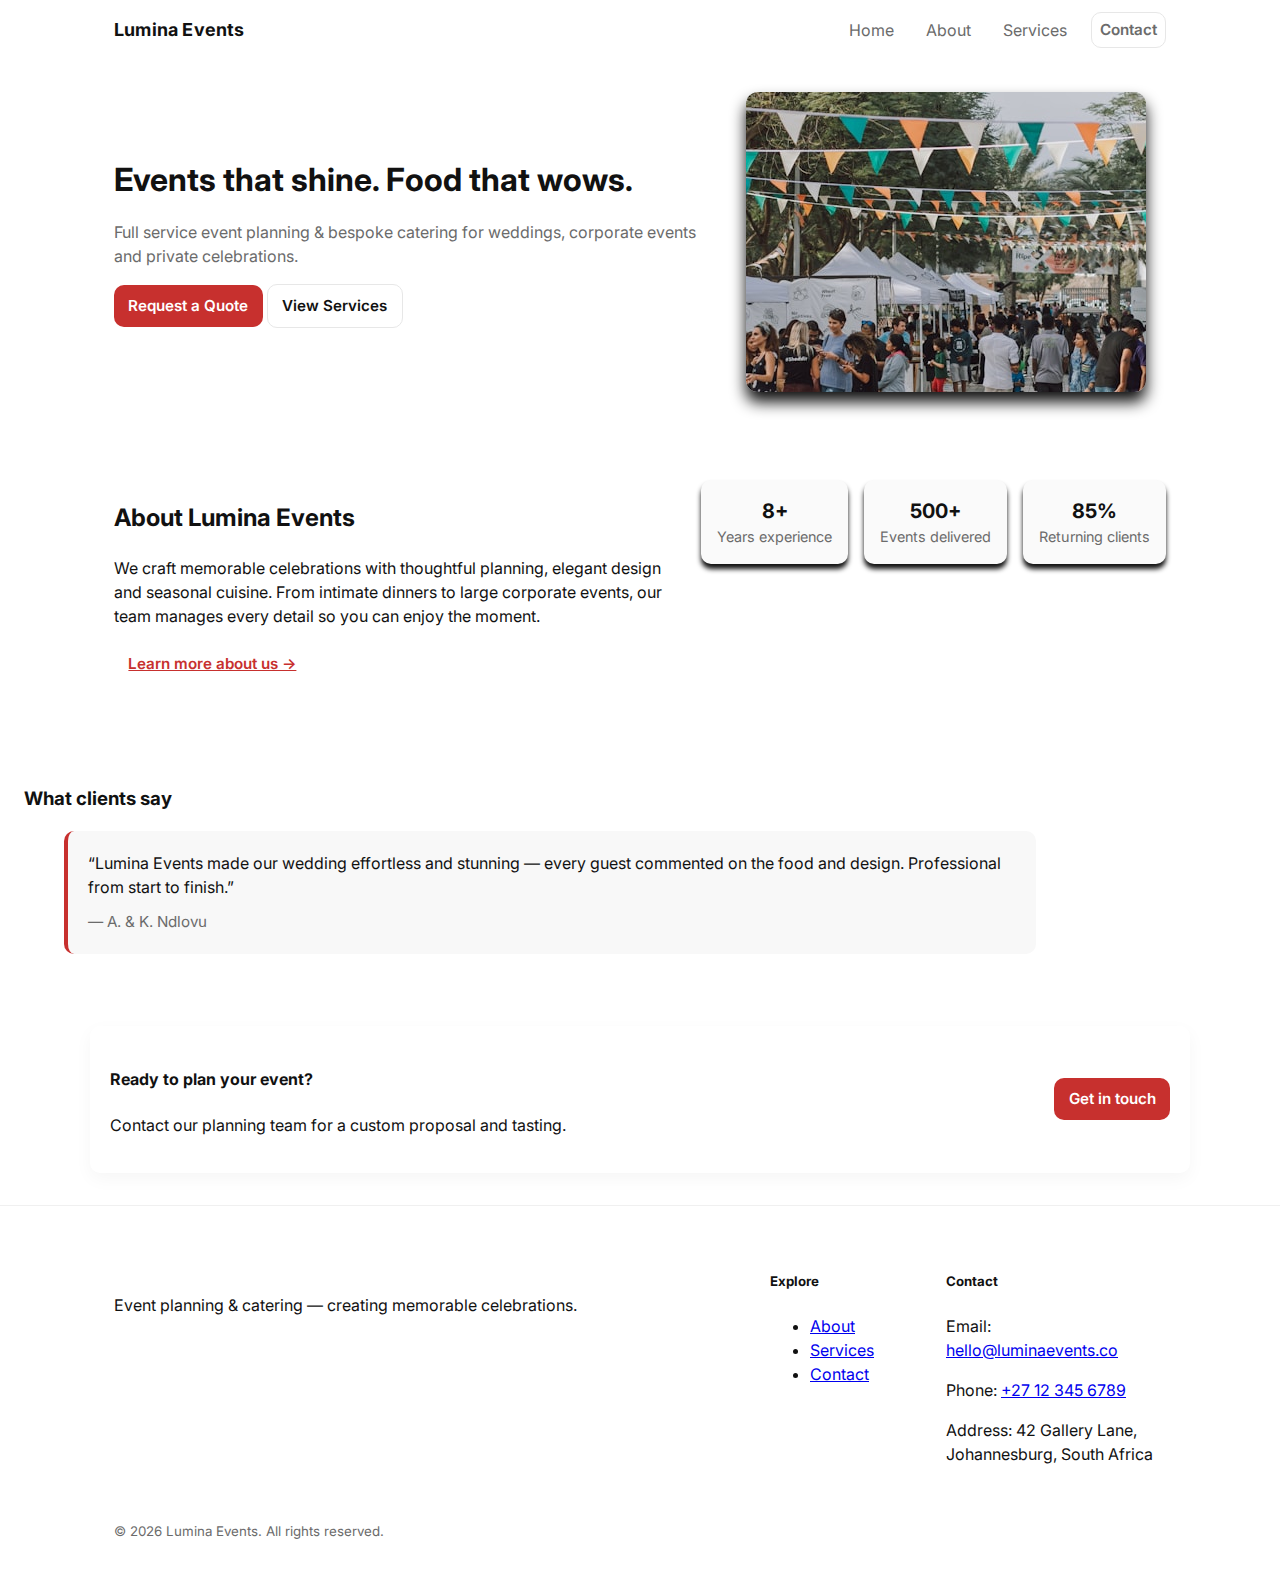
<file: index.html>
<!doctype html>
<html lang="en">
<head>
  <meta charset="utf-8" />
  <meta name="viewport" content="width=device-width,initial-scale=1" />
  <title>Lumina Events — Event Planning & Catering</title>
  <link rel="stylesheet" href="style.css" />
  <link rel="preconnect" href="https://fonts.gstatic.com" crossorigin>
  <link href="https://fonts.googleapis.com/css2?family=Inter:wght@300;400;600;700&display=swap" rel="stylesheet">
</head>
<body>
  <header class="site-header container">
    <a class="logo" href="index.html">Lumina Events</a>
    <nav class="nav">
      <button id="nav-toggle" class="nav-toggle" aria-label="Open menu">☰</button>
      <ul class="nav-list" id="nav-list">
        <li><a href="index.html">Home</a></li>
        <li><a href="about.html">About</a></li>
        <li><a href="services.html">Services</a></li>
        <li><a href="contact.html" class="btn btn-outline">Contact</a></li>
      </ul>
    </nav>
  </header>

  <main>
    <!-- HERO / INTRO -->
    <section class="hero container">
      <div class="hero-content">
        <h1 class="hero-title">Events that shine. Food that wows.</h1>
        <p class="hero-sub">Full service event planning & bespoke catering for weddings, corporate events and private celebrations.</p>
        <div class="hero-cta">
          <a href="contact.html" class="btn btn-primary">Request a Quote</a>
          <a href="services.html" class="btn btn-outline">View Services</a>
        </div>
      </div>
      <div class="hero-image" aria-hidden="true">
        <!-- Decorative abstract shape / placeholder image -->
        <img src="hero-img.jpg" alt="event picture">
      </div>
    </section>

    <!-- BRIEF ABOUT -->
    <section class="brief-about container">
      <div class="about-text">
        <h2>About Lumina Events</h2>
        <p>We craft memorable celebrations with thoughtful planning, elegant design and seasonal cuisine. From intimate dinners to large corporate events, our team manages every detail so you can enjoy the moment.</p>
        <a href="about.html" class="btn btn-link">Learn more about us →</a>
      </div>
      <div class="about-stats">
        <div class="stat">
          <div class="stat-value">8+</div>
          <div class="stat-label">Years experience</div>
        </div>
        <div class="stat">
          <div class="stat-value">500+</div>
          <div class="stat-label">Events delivered</div>
        </div>
        <div class="stat">
          <div class="stat-value">85%</div>
          <div class="stat-label">Returning clients</div>
        </div>
      </div>
    </section>

    <!-- TESTIMONIAL -->
    <section class="testimonial container">
      <h3>What clients say</h3>
      <blockquote class="quote">
        “Lumina Events made our wedding effortless and stunning — every guest commented on the food and design. Professional from start to finish.”<footer>— A. &amp; K. Ndlovu</footer>
      </blockquote>
    </section>

    <!-- MINI CONTACT + CTA -->
    <section class="mini-contact container">
      <div>
        <h4>Ready to plan your event?</h4>
        <p>Contact our planning team for a custom proposal and tasting.</p>
      </div>
      <div>
        <a href="contact.html" class="btn btn-primary">Get in touch</a>
      </div>
    </section>

  </main>

  <!-- FOOTER and contact info -->
  <footer class="site-footer">
    <div class="container footer-grid">
      <div class="footer-brand">
        <a class="logo inverse" href="index.html">Lumina Events</a>
        <p>Event planning & catering — creating memorable celebrations.</p>
      </div>

      <div class="footer-links">
        <h5>Explore</h5>
        <ul>
          <li><a href="about.html">About</a></li>
          <li><a href="services.html">Services</a></li>
          <li><a href="contact.html">Contact</a></li>
        </ul>
      </div>

      <div class="footer-contact">
        <h5>Contact</h5>
        <p>Email: <a href="mailto:hello@luminaevents.co">hello@luminaevents.co</a></p>
        <p>Phone: <a href="tel:+27123456789">+27 12 345 6789</a></p>
        <p>Address: 42 Gallery Lane, Johannesburg, South Africa</p>
      </div>
    </div>

    <div class="container footer-bottom">
      <small>© <span id="year"></span> Lumina Events. All rights reserved.</small>
    </div>
  </footer>

  <script src="script.js"></script>
</body>
</html>
</file>
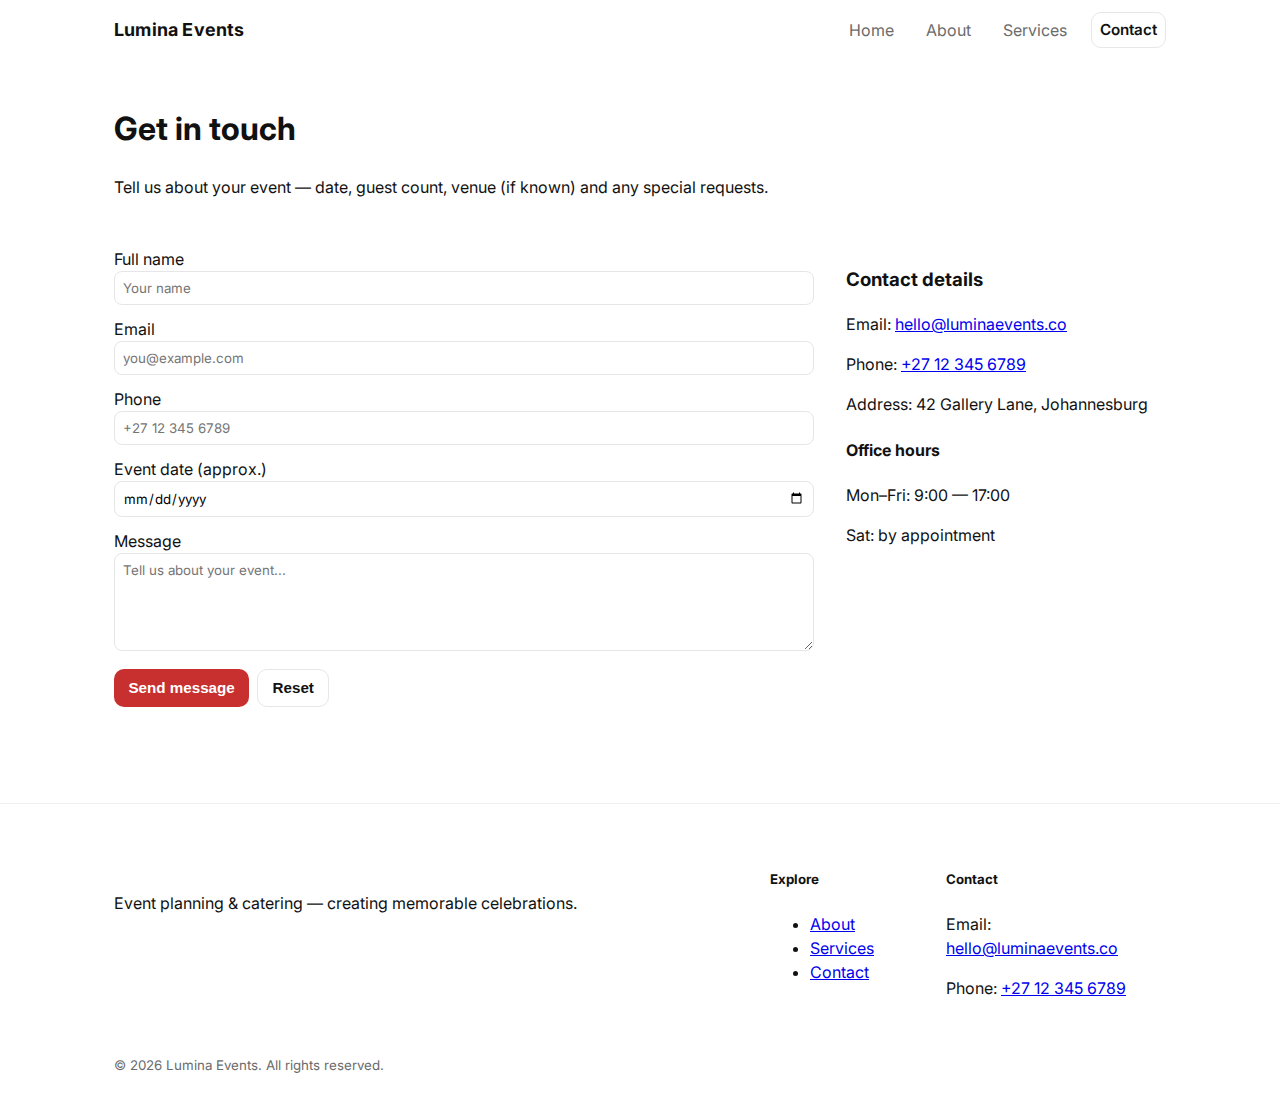
<file: contact.html>
<!doctype html>
<html lang="en">
<head>
  <meta charset="utf-8" />
  <meta name="viewport" content="width=device-width,initial-scale=1" />
  <title>Contact — Lumina Events</title>
  <link rel="stylesheet" href="style.css" />
  <link href="https://fonts.googleapis.com/css2?family=Inter:wght@300;400;600;700&display=swap" rel="stylesheet">
</head>
<body>
  <header class="site-header container">
    <a class="logo" href="index.html">Lumina Events</a>
    <nav class="nav">
      <button id="nav-toggle-4" class="nav-toggle" aria-label="Open menu">☰</button>
      <ul class="nav-list" id="nav-list-4">
        <li><a href="index.html">Home</a></li>
        <li><a href="about.html">About</a></li>
        <li><a href="services.html">Services</a></li>
        <li><a href="contact.html" class="active btn btn-outline">Contact</a></li>
      </ul>
    </nav>
  </header>

  <main class="container contact-page">
    <section class="contact-intro">
      <h1>Get in touch</h1>
      <p>Tell us about your event — date, guest count, venue (if known) and any special requests.</p>
    </section>

    <section class="contact-grid">
      <form id="contact-form" class="contact-form" novalidate>
        <label>
          Full name
          <input type="text" name="name" required placeholder="Your name" />
        </label>

        <label>
          Email
          <input type="email" name="email" required placeholder="you@example.com" />
        </label>

        <label>
          Phone
          <input type="tel" name="phone" placeholder="+27 12 345 6789" />
        </label>

        <label>
          Event date (approx.)
          <input type="date" name="date" />
        </label>

        <label>
          Message
          <textarea name="message" rows="5" placeholder="Tell us about your event..." required></textarea>
        </label>

        <div class="form-actions">
          <button type="submit" class="btn btn-primary">Send message</button>
          <button type="reset" class="btn btn-outline">Reset</button>
        </div>

        <div id="form-msg" class="form-msg" aria-live="polite"></div>
      </form>

      <aside class="contact-details">
        <h3>Contact details</h3>
        <p>Email: <a href="mailto:hello@luminaevents.co">hello@luminaevents.co</a></p>
        <p>Phone: <a href="tel:+27123456789">+27 12 345 6789</a></p>
        <p>Address: 42 Gallery Lane, Johannesburg</p>

        <h4>Office hours</h4>
        <p>Mon–Fri: 9:00 — 17:00</p>
        <p>Sat: by appointment</p>
      </aside>
    </section>
  </main>

  <footer class="site-footer">
    <div class="container footer-grid">
      <div class="footer-brand">
        <a class="logo inverse" href="index.html">Lumina Events</a>
        <p>Event planning & catering — creating memorable celebrations.</p>
      </div>

      <div class="footer-links">
        <h5>Explore</h5>
        <ul>
          <li><a href="about.html">About</a></li>
          <li><a href="services.html">Services</a></li>
          <li><a href="contact.html">Contact</a></li>
        </ul>
      </div>

      <div class="footer-contact">
        <h5>Contact</h5>
        <p>Email: <a href="mailto:hello@luminaevents.co">hello@luminaevents.co</a></p>
        <p>Phone: <a href="tel:+27123456789">+27 12 345 6789</a></p>
      </div>
    </div>

    <div class="container footer-bottom">
      <small>© <span id="year-4"></span> Lumina Events. All rights reserved.</small>
    </div>
  </footer>

  <script src="script.js"></script>
</body>
</html>
</file>
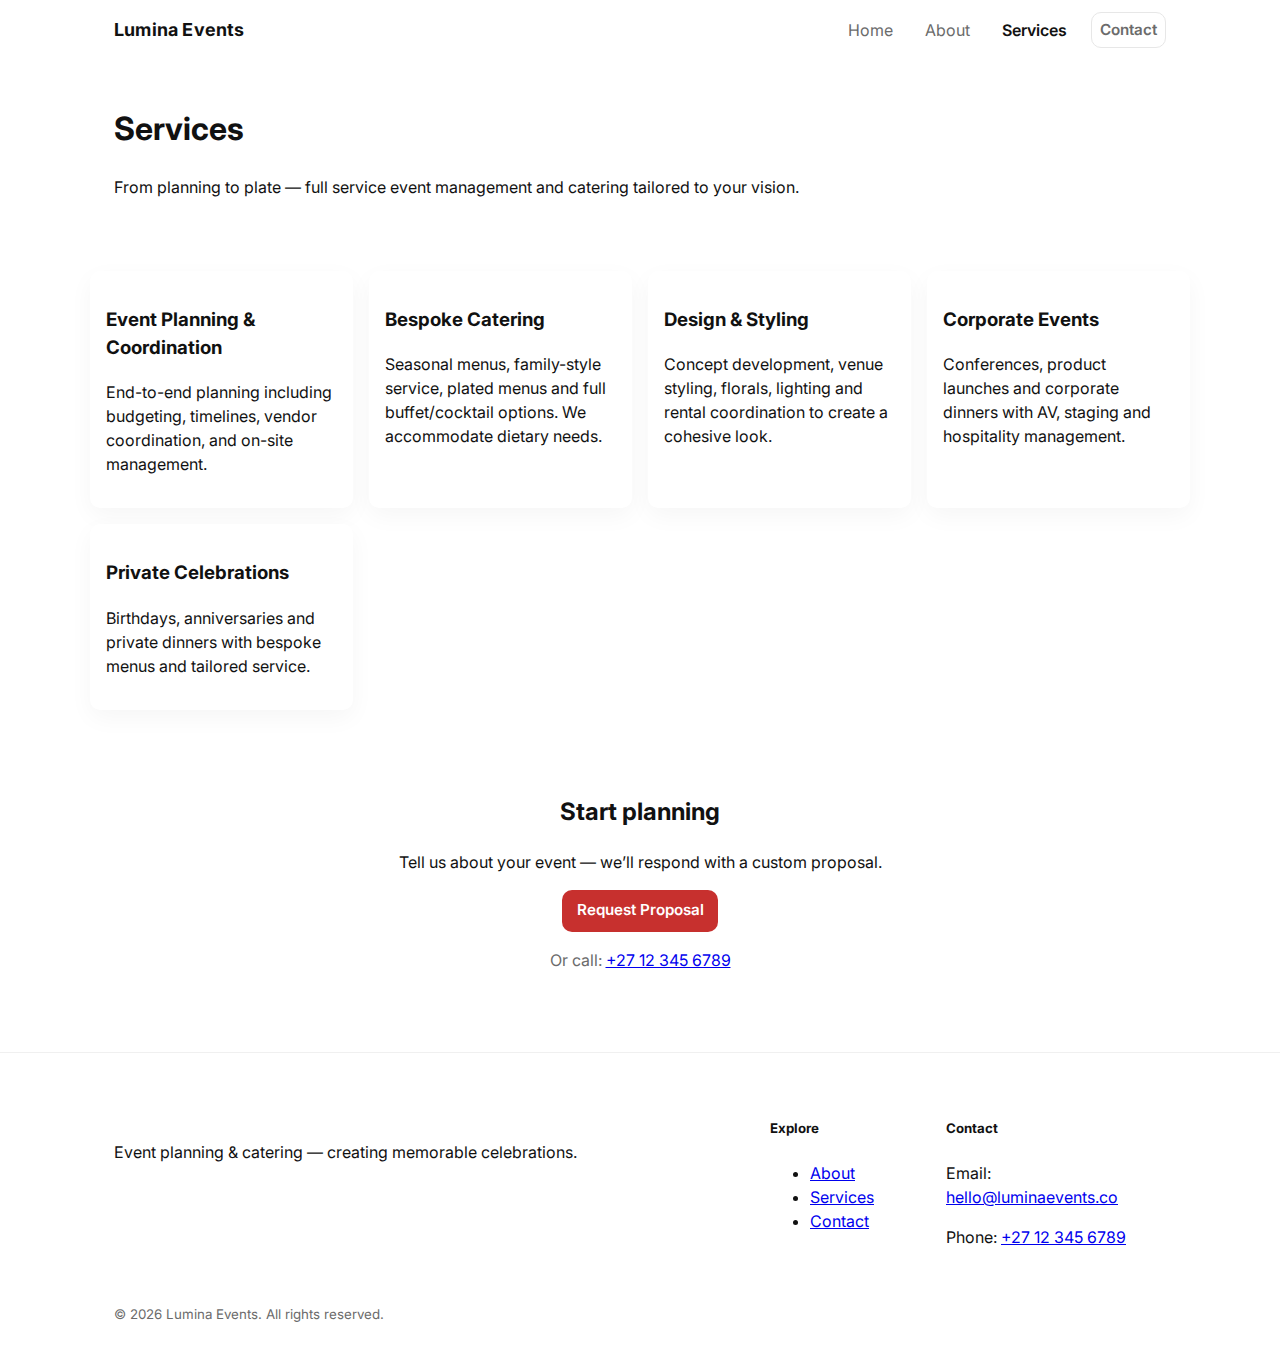
<file: services.html>
<!doctype html>
<html lang="en">
<head>
  <meta charset="utf-8" />
  <meta name="viewport" content="width=device-width,initial-scale=1" />
  <title>Services — Lumina Events</title>
  <link rel="stylesheet" href="style.css" />
  <link href="https://fonts.googleapis.com/css2?family=Inter:wght@300;400;600;700&display=swap" rel="stylesheet">
</head>
<body>
  <header class="site-header container">
    <a class="logo" href="index.html">Lumina Events</a>
    <nav class="nav">
      <button id="nav-toggle-3" class="nav-toggle" aria-label="Open menu">☰</button>
      <ul class="nav-list" id="nav-list-3">
        <li><a href="index.html">Home</a></li>
        <li><a href="about.html">About</a></li>
        <li><a href="services.html" class="active">Services</a></li>
        <li><a href="contact.html" class="btn btn-outline">Contact</a></li>
      </ul>
    </nav>
  </header>

  <main>
    <section class="services-hero container">
      <h1>Services</h1>
      <p>From planning to plate — full service event management and catering tailored to your vision.</p>
    </section>

    <section class="services-list container">
      <article class="service-card">
        <h3>Event Planning & Coordination</h3>
        <p>End-to-end planning including budgeting, timelines, vendor coordination, and on-site management.</p>
      </article>

      <article class="service-card">
        <h3>Bespoke Catering</h3>
        <p>Seasonal menus, family-style service, plated menus and full buffet/cocktail options. We accommodate dietary needs.</p>
      </article>

      <article class="service-card">
        <h3>Design & Styling</h3>
        <p>Concept development, venue styling, florals, lighting and rental coordination to create a cohesive look.</p>
      </article>

      <article class="service-card">
        <h3>Corporate Events</h3>
        <p>Conferences, product launches and corporate dinners with AV, staging and hospitality management.</p>
      </article>

      <article class="service-card">
        <h3>Private Celebrations</h3>
        <p>Birthdays, anniversaries and private dinners with bespoke menus and tailored service.</p>
      </article>
    </section>

    <section class="services-cta container">
      <h2>Start planning</h2>
      <p>Tell us about your event — we’ll respond with a custom proposal.</p>
      <a href="contact.html" class="btn btn-primary">Request Proposal</a>
      <p class="muted">Or call: <a href="tel:+27123456789">+27 12 345 6789</a></p>
    </section>
  </main>

  <footer class="site-footer">
    <div class="container footer-grid">
      <div class="footer-brand">
        <a class="logo inverse" href="index.html">Lumina Events</a>
        <p>Event planning & catering — creating memorable celebrations.</p>
      </div>

      <div class="footer-links">
        <h5>Explore</h5>
        <ul>
          <li><a href="about.html">About</a></li>
          <li><a href="services.html">Services</a></li>
          <li><a href="contact.html">Contact</a></li>
        </ul>
      </div>

      <div class="footer-contact">
        <h5>Contact</h5>
        <p>Email: <a href="mailto:hello@luminaevents.co">hello@luminaevents.co</a></p>
        <p>Phone: <a href="tel:+27123456789">+27 12 345 6789</a></p>
      </div>
    </div>

    <div class="container footer-bottom">
      <small>© <span id="year-3"></span> Lumina Events. All rights reserved.</small>
    </div>
  </footer>

  <script src="script.js"></script>
</body>
</html>
</file>
<file: style.css>
/* css/style.css
   Modern minimal styles for Lumina Events site
   Responsive grid, accessible contrast, simple components
*/

/* ---------- Variables & reset ---------- */
:root{
  --bg:#ffffff;
  --text:#111;
  --muted:#6b6b6b;
  --accent:#C7302E; /* warm red accent */
  --accent-contrast:#fff;
  --container-max:1100px;
  --radius:12px;
  --gap:1.25rem;
  --sans: 'Inter', system-ui, -apple-system, "Segoe UI", Roboto, "Helvetica Neue", Arial;
}

*{box-sizing:border-box}
html,body{height:100%}
body{
  font-family:var(--sans);
  margin:0;
  color:var(--text);
  background:var(--bg);
  -webkit-font-smoothing:antialiased;
  -moz-osx-font-smoothing:grayscale;
  line-height:1.5;
  font-size:16px;
}

/* ---------- Layout helpers ---------- */
.container{
  max-width:var(--container-max);
  margin:0 auto;
  padding:1.5rem;
}

.site-header{
  display:flex;
  align-items:center;
  justify-content:space-between;
  gap:1rem;
  padding-top:0.75rem;
  padding-bottom:0.75rem;
}

/* ---------- Branding ---------- */
.logo{
  font-weight:700;
  letter-spacing:0.2px;
  text-decoration:none;
  color:var(--text);
  font-size:1.125rem;
}
.logo.inverse{color:var(--bg)}

.nav{position:relative}
.nav-list{
  list-style:none;
  display:flex;
  gap:1rem;
  align-items:center;
  margin:0;
  padding:0;
}
.nav-list a{ text-decoration:none; color:var(--muted); padding:0.35rem 0.5rem; }
.nav-list a.active, .nav-list a:hover{ color:var(--text); font-weight:600; }

.nav-toggle{
  display:none;
  background:transparent;
  border:0;
  font-size:1.25rem;
  cursor:pointer;
}

/* ---------- Buttons ---------- */
.btn{
  display:inline-block;
  padding:0.6rem 0.9rem;
  border-radius:10px;
  text-decoration:none;
  font-weight:600;
  font-size:0.95rem;
}
.btn-primary{
  background:var(--accent);
  color:var(--accent-contrast);
  border:0;
}
.btn-outline{
  background:transparent;
  border:1px solid #e7e7e7;
  color:var(--text);
}
.btn-link{ color:var(--accent); text-decoration:underline; font-weight:600; }

/* ---------- HERO ---------- */
.hero{
  display:grid;
  grid-template-columns:1fr 420px;
  gap:2rem;
  align-items:center;
  padding-top:2rem;
  padding-bottom:2rem;
}
.hero-title{font-size:2rem; margin:0 0 0.5rem 0}
.hero-sub{color:var(--muted); margin-bottom:1rem}
.hero-image{border-radius:var(--radius); overflow:hidden; box-shadow:0 10px 15px;}
.hero-image{
     background-size: cover;        /* Makes the image fill the card */
     background-position: center;   /* Keeps the subject centered */
     background-repeat: no-repeat;  /* Prevents tiling */
     width: 400px;
     height: 300px;
}

/* ---------- BRIEF ABOUT ---------- */
.brief-about{
  display:flex;
  gap:2rem;
  align-items:stretch;
  margin-top:2rem;
  margin-bottom:2rem;
}
.about-text{flex:1}
.about-stats{display:flex; gap:1rem; align-items: start;}
.stat{background:#fafafa;padding:1rem;border-radius:10px;text-align:center;min-width:120px; box-shadow: 0 5px 5px;}
.stat-value{font-weight:700;font-size:1.25rem}
.stat-label{color:var(--muted);font-size:0.9rem}

/* ---------- TESTIMONIAL ---------- */
.testimonial{margin:2rem 0}
.quote{background:#f8f8f8;padding:1.25rem;border-radius:10px;border-left:4px solid var(--accent)}
.quote footer{margin-top:0.75rem;color:var(--muted);font-size:0.95rem}

/* ---------- MINI CONTACT CTA ---------- */
.mini-contact{
  display:flex;
  justify-content:space-between;
  align-items:center;
  gap:1rem;
  padding:1.25rem;
  background:#fff;
  border-radius:10px;
  box-shadow:0 6px 18px rgba(12,12,12,0.04);
}

/* ---------- ABOUT / SERVICES layout ---------- */
.about-hero{padding-top:2rem;padding-bottom:1rem}
.about-details{display:grid;grid-template-columns:1fr 360px;gap:2rem;align-items:start;padding-bottom:2rem}
.checklist{list-style:none;padding:0;margin:0}
.checklist li::before{content:"✓";color:var(--accent);display:inline-block;margin-right:0.5rem}

/* ---------- CAROUSEL ---------- */
.carousel{
  position:relative;
  margin-top:1rem;
  border-radius:10px;
  overflow:hidden;
  background:#f7f7f7;
}
.carousel-track{
  display:flex;
  transition:transform 0.45s ease;
  will-change:transform;
}
.carousel-item{
  min-width:100%;
  padding:0;
  margin:0;
}
.carousel-item img{
  display:block;
  width:100%;
  height:320px;
  object-fit:cover;
}
.carousel-btn{
  position:absolute;
  top:50%;
  transform:translateY(-50%);
  background:rgba(255,255,255,0.9);
  border:0;
  padding:0.45rem 0.7rem;
  border-radius:999px;
  font-size:1.35rem;
  cursor:pointer;
  box-shadow:0 8px 18px rgba(0,0,0,0.08);
}
.carousel-btn.prev{left:10px}
.carousel-btn.next{right:10px}
.carousel-dots{
  position:absolute;
  bottom:10px;
  left:50%;
  transform:translateX(-50%);
  display:flex;
  gap:8px;
}
.carousel-dots button{
  width:9px;height:9px;border-radius:50%;border:0;background:rgba(0,0,0,0.18);
}
.carousel-dots button.active{background:var(--accent)}

/* ---------- SERVICE CARDS ---------- */
.services-list{display:grid;grid-template-columns:repeat(auto-fit,minmax(220px,1fr));gap:1rem;padding:2rem 0}
.service-card{background:#fff;padding:1rem;border-radius:10px;box-shadow:0 8px 24px rgba(0,0,0,0.04)}
.services-cta{text-align:center;padding:2rem 0}

/* ---------- CONTACT PAGE ---------- */
.contact-grid{display:grid;grid-template-columns:1fr 320px;gap:2rem;padding:2rem 0}
.contact-form label{display:block;margin-bottom:0.75rem}
.contact-form input, .contact-form textarea{
  width:100%;padding:0.5rem;border-radius:8px;border:1px solid #e6e6e6;background:#fff;font-family:inherit;
}
.form-actions{display:flex;gap:0.5rem;margin-top:0.75rem}
.form-msg{margin-top:0.5rem;color:var(--muted)}

/* ---------- FOOTER ---------- */
.site-footer{
  border-top:1px solid #f0f0f0;margin-top:2rem;padding-top:1.25rem;padding-bottom:1.25rem;background:transparent;
}
.footer-grid{display:grid;grid-template-columns:1fr 160px 220px;gap:1rem;align-items:start}
.footer-bottom{display:flex;justify-content:space-between;padding-top:1rem;color:var(--muted)}

/* ---------- Responsive ---------- */
@media (max-width:960px){
  .hero{grid-template-columns:1fr; text-align:left}
  .brief-about{flex-direction:column}
  .about-details{grid-template-columns:1fr}
  .carousel-item img{height:220px}
  .carousel-btn{display:none}
  .nav-list{display:none;position:absolute;top:100%;right:0;background:white;padding:1rem;border-radius:8px;box-shadow:0 8px 30px rgba(0,0,0,0.08);flex-direction:column}
  .nav-toggle{display:inline-block}
  .nav-list.show{display:flex}
  .contact-grid{grid-template-columns:1fr}
  .footer-grid{grid-template-columns:1fr}
}

/* Small tweaks */
.muted{color:var(--muted)}
</file>
